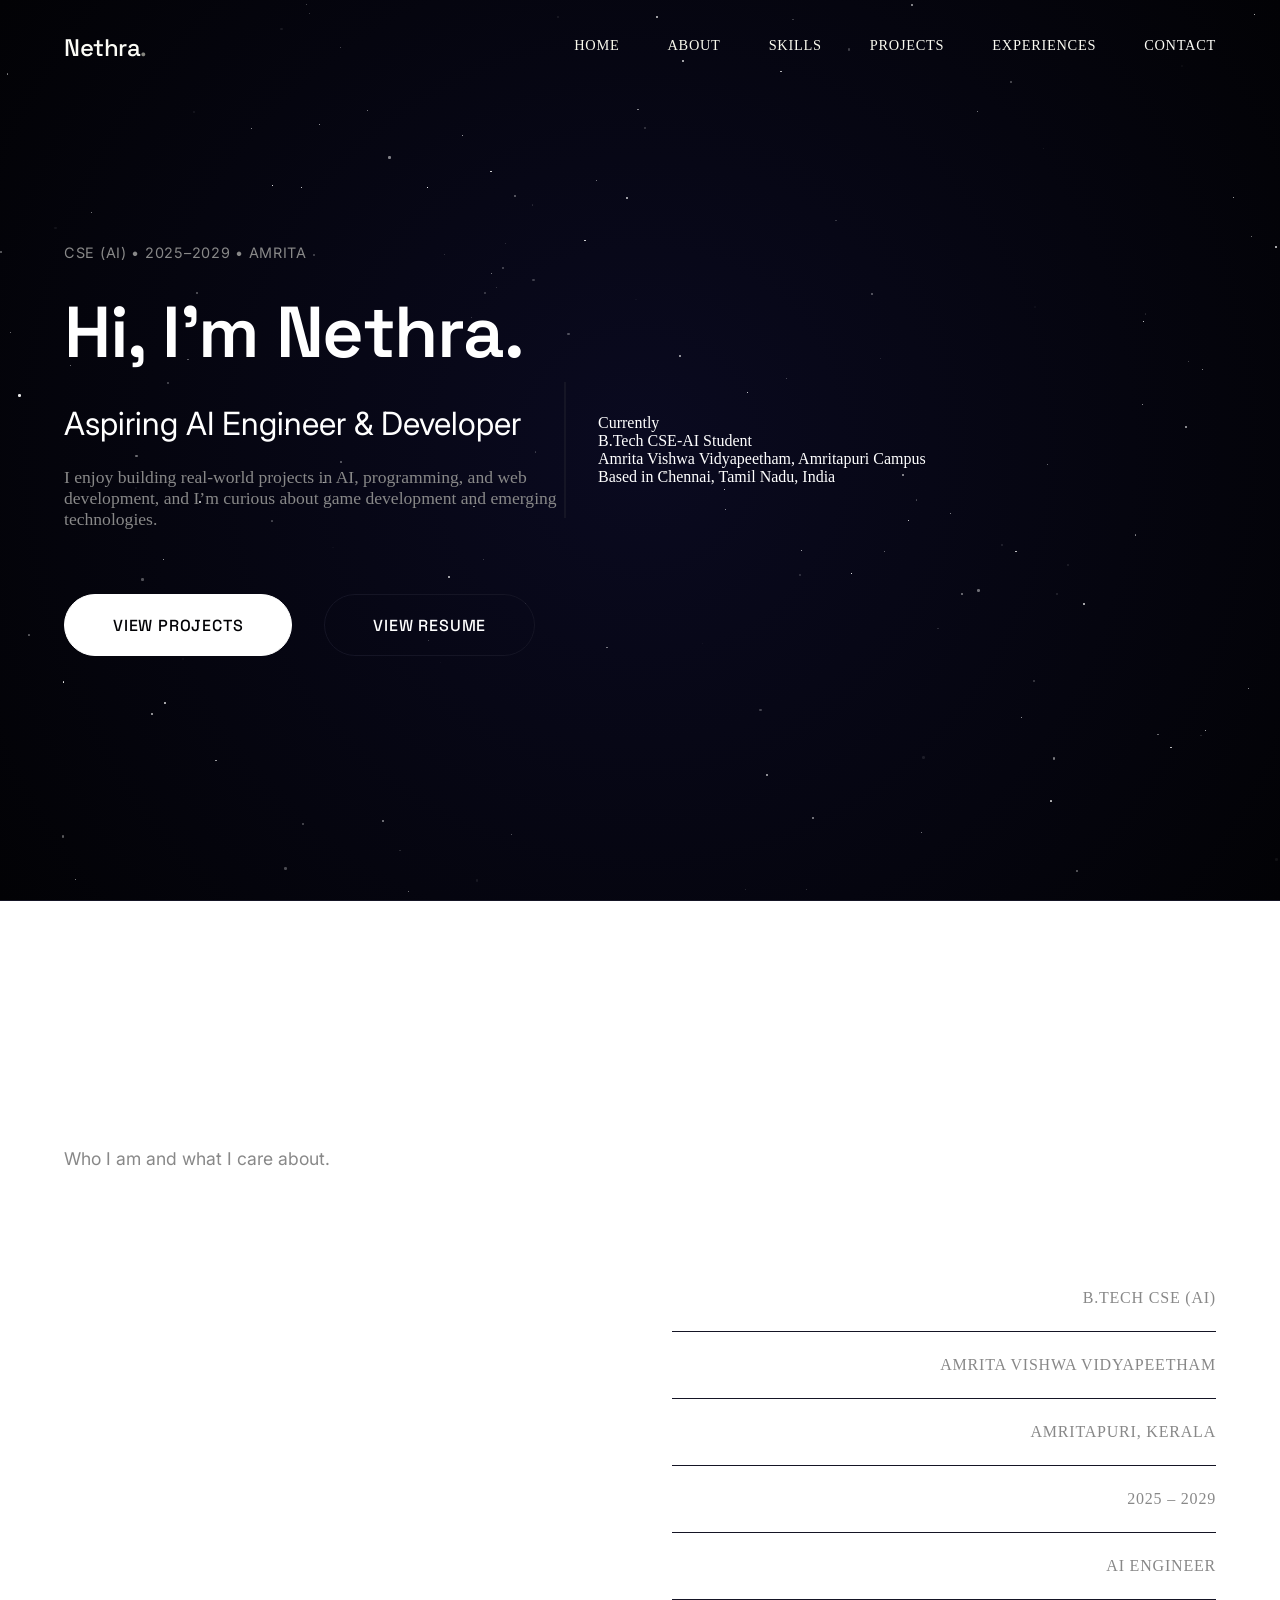
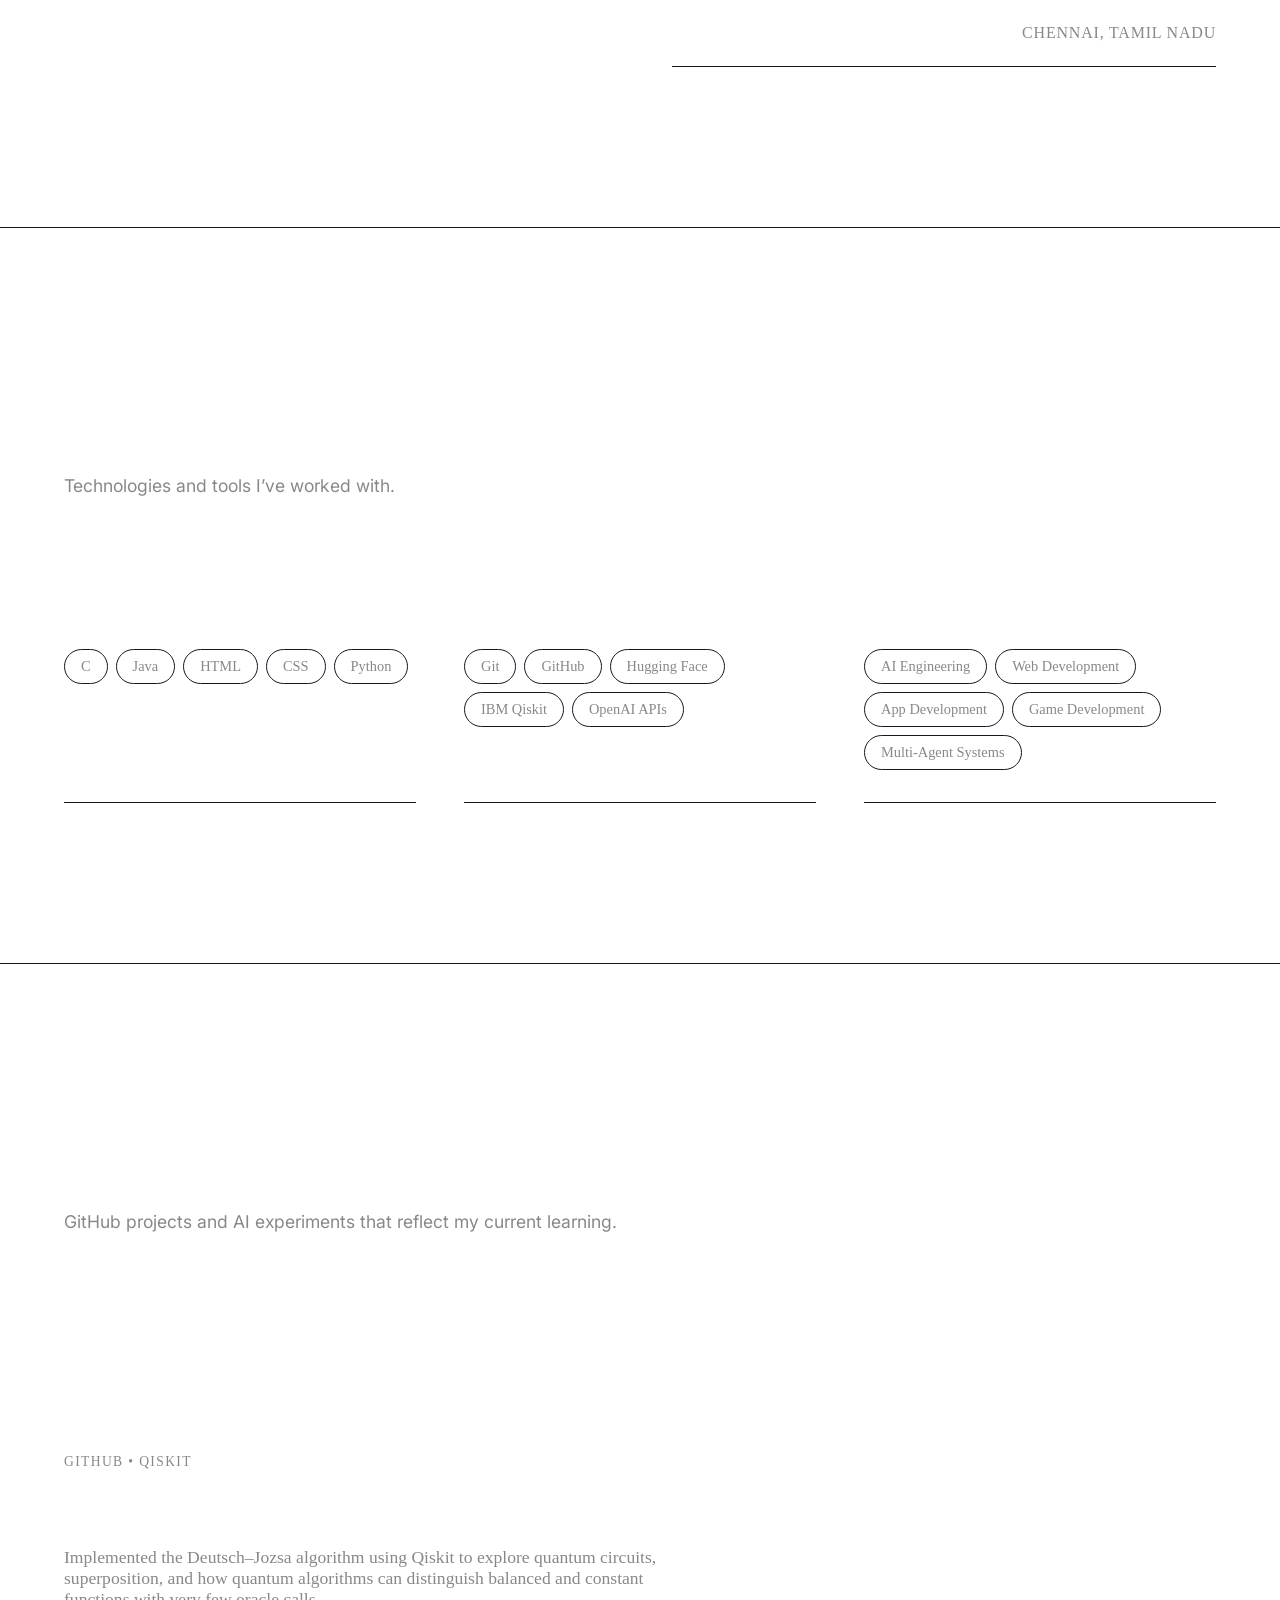
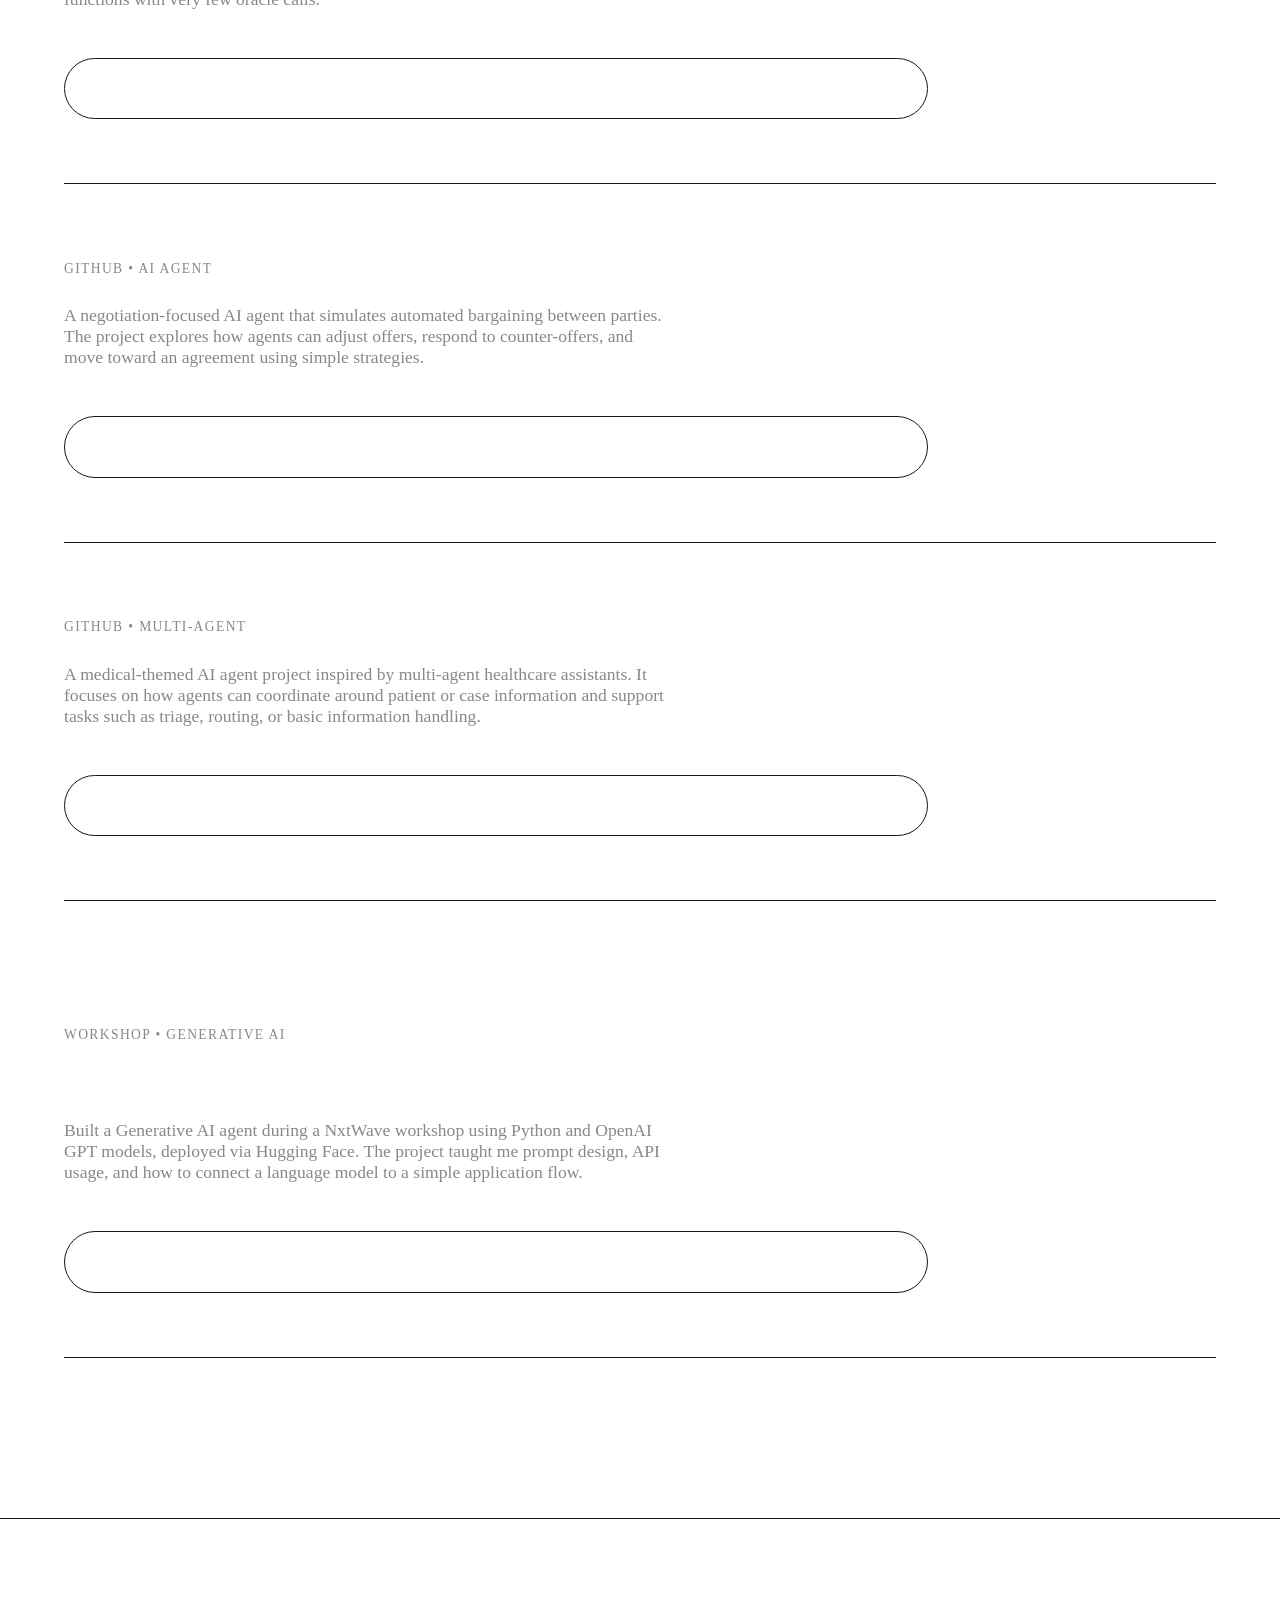
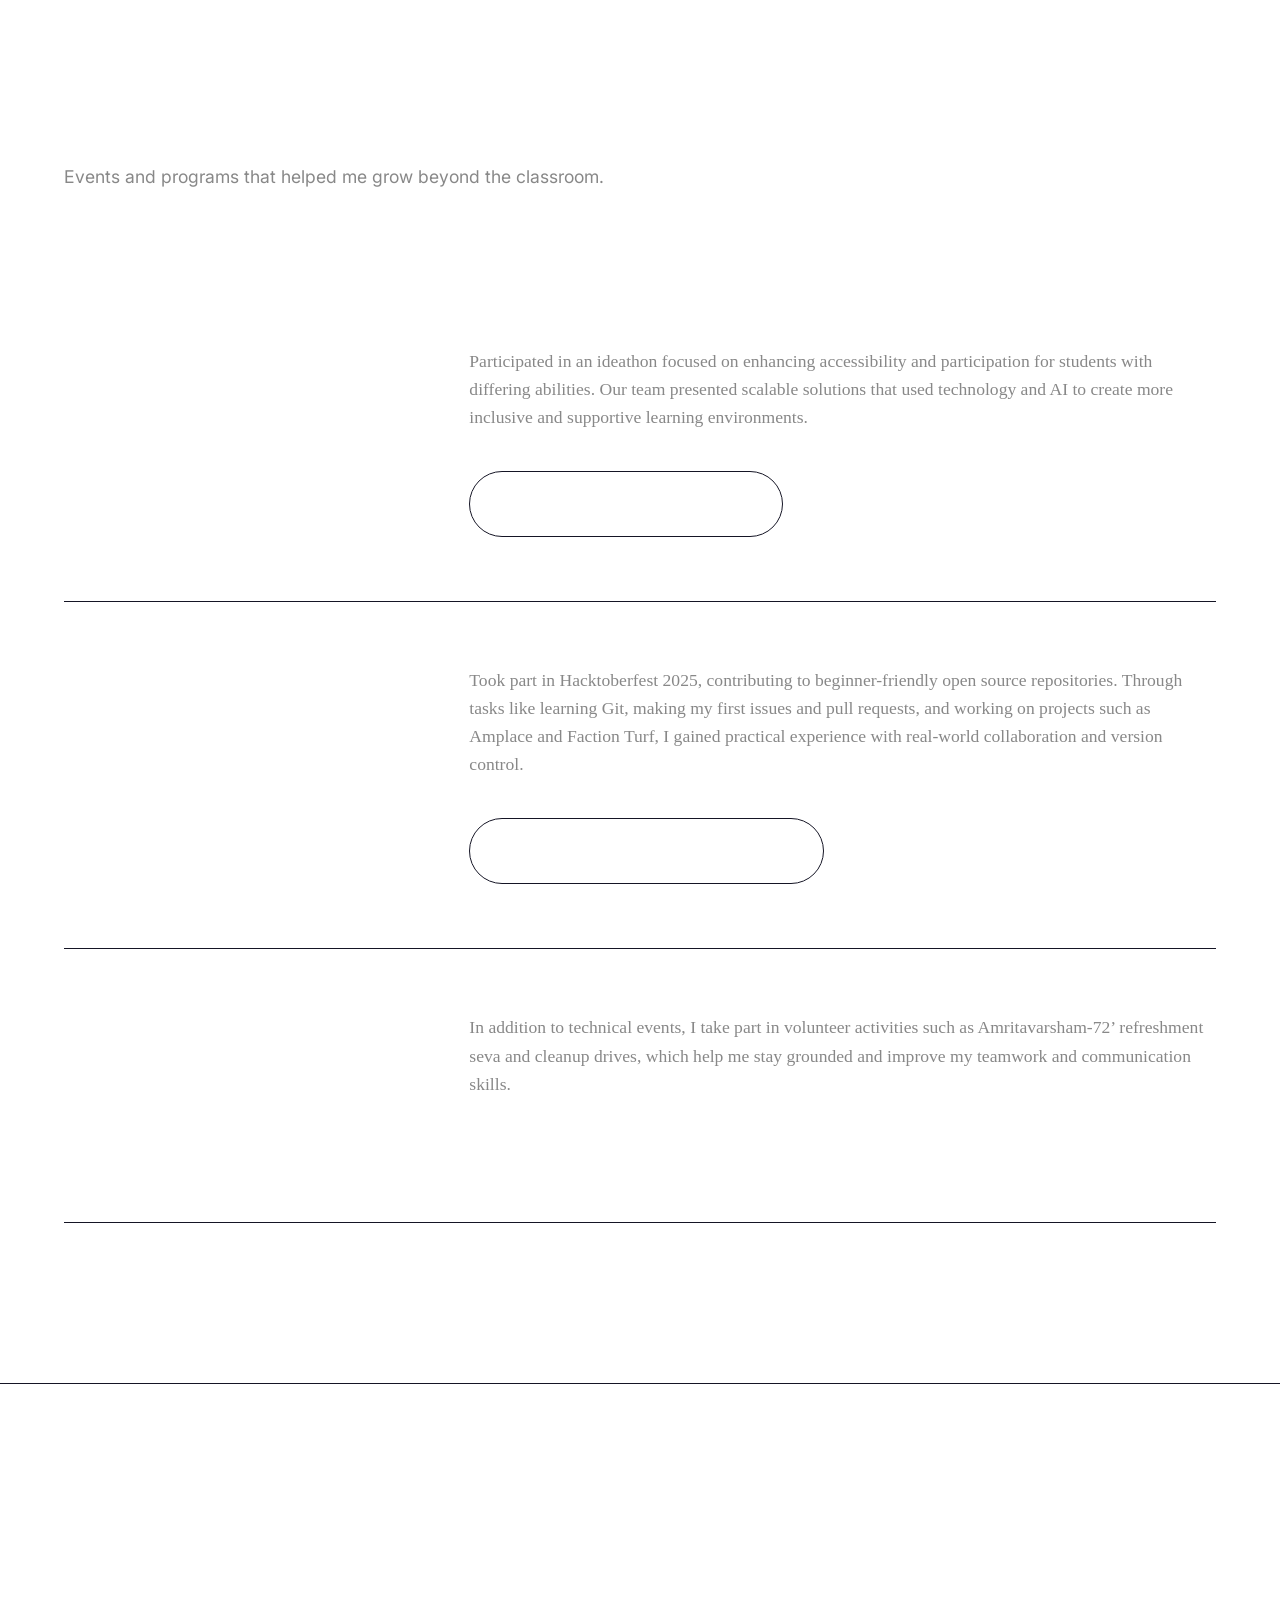
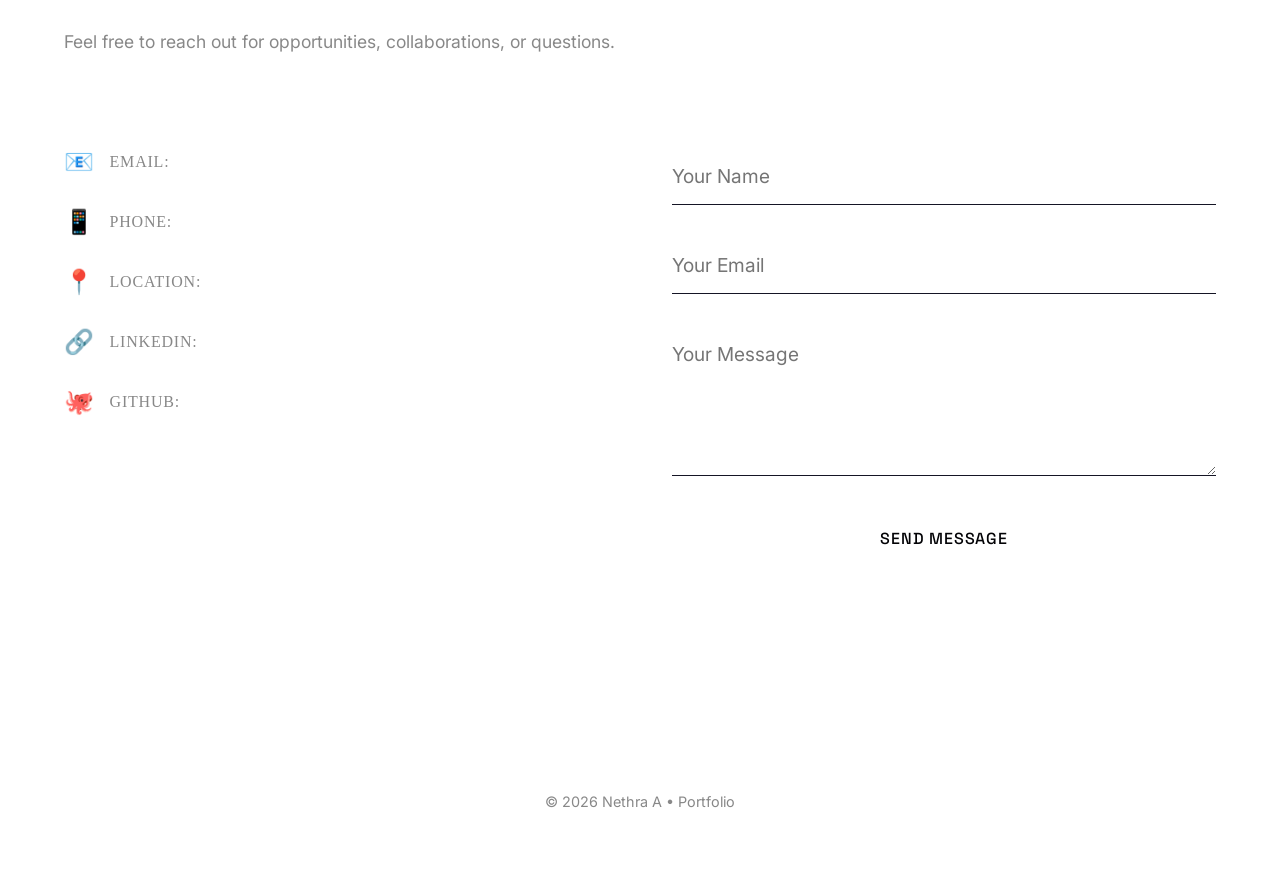
<file: index.html>
<!DOCTYPE html>
<html lang="en">

<head>
    <meta charset="UTF-8" />
    <meta name="viewport" content="width=device-width, initial-scale=1.0" />
    <title>A Nethra | Portfolio</title>

    <!-- Google Font -->
    <link href="https://fonts.googleapis.com/css2?family=Poppins:wght@300;400;500;600&display=swap" rel="stylesheet" />

    <!-- Stylesheet -->
    <style>@import url('https://fonts.googleapis.com/css2?family=Inter:wght@300;400;500;600&family=Space+Grotesk:wght@400;500;600;700&display=swap');

:root {
    --bg: #020205;
    --text-main: #ffffff;
    --text-muted: #888888;
    --border: #151525;
    --accent: #ffffff;

    --font-heading: 'Space Grotesk', sans-serif;
    --font-body: 'Inter', sans-serif;

    --transition: all 0.6s cubic-bezier(0.16, 1, 0.3, 1);
}

* {
    margin: 0;
    padding: 0;
    box-sizing: border-box;
}

/* Custom Scrollbar */
::-webkit-scrollbar {
    width: 6px;
}

::-webkit-scrollbar-track {
    background: var(--bg);
}

::-webkit-scrollbar-thumb {
    background: var(--border);
}

::-webkit-scrollbar-thumb:hover {
    background: var(--text-muted);
}

html {
    scroll-behavior: smooth;
}

body {
    background: transparent;

/* Film Grain / Noise Overlay */
body::after {
    content: '';
    position: fixed;
    top: -50%;
    left: -50%;
    width: 200%;
    height: 200%;
    background-image: url("data:image/svg+xml,%3Csvg viewBox='0 0 200 200' xmlns='http://www.w3.org/2000/svg'%3E%3Cfilter id='noiseFilter'%3E%3CfeTurbulence type='fractalNoise' baseFrequency='0.8' numOctaves='3' stitchTiles='stitch'/%3E%3C/filter%3E%3Crect width='100%25' height='100%25' filter='url(%23noiseFilter)'/%3E%3C/svg%3E");
    opacity: 0.05;
    z-index: 9999;
    pointer-events: none;
    animation: grain 8s steps(10) infinite;
}

@keyframes grain {

    0%,
    100% {
        transform: translate(0, 0);
    }

    10% {
        transform: translate(-5%, -10%);
    }

    20% {
        transform: translate(-15%, 5%);
    }

    30% {
        transform: translate(7%, -25%);
    }

    40% {
        transform: translate(-5%, 25%);
    }

    50% {
        transform: translate(-15%, 10%);
    }

    60% {
        transform: translate(15%, 0%);
    }

    70% {
        transform: translate(0%, 15%);
    }

    80% {
        transform: translate(3%, 35%);
    }

    90% {
        transform: translate(-10%, 10%);
    }
}

/* Inverted Custom Cursor */
.cursor {
    position: fixed;
    top: 0;
    left: 0;
    width: 15px;
    height: 15px;
    background-color: #fff;
    border-radius: 50%;
    transform: translate(-50%, -50%);
    pointer-events: none;
    z-index: 10000;
    mix-blend-mode: difference;
    transition: width 0.3s cubic-bezier(0.16, 1, 0.3, 1), height 0.3s cubic-bezier(0.16, 1, 0.3, 1);
    display: flex;
    justify-content: center;
    align-items: center;
    color: #000;
    font-size: 10px;
    font-weight: 600;
    letter-spacing: 0.1em;
    opacity: 1;
}

.cursor.hover-grow {
    width: 80px;
    height: 80px;
}

/* Background Canvas */
#bg-canvas {
    position: fixed;
    top: 0;
    left: 0;
    width: 100vw;
    height: 100vh;
    z-index: -1;
    pointer-events: none;
    opacity: 1;
    /* Managed in JS */
}

/* Hide Orbs */
.page-bg-orbs {
    display: none;
}

/* Typography */
h1, h2, h3, h4, .nav-logo {
    color: #ffffff !important;
    font-family: var(--font-heading);
    font-weight: 500;
}

.accent {
    color: var(--text-muted);
}

/* Navigation */
.navbar {
    position: fixed;
    top: 0;
    width: 100%;
    padding: 2rem 5%;
    display: flex;
    justify-content: space-between;
    align-items: center;
    z-index: 1000;
    mix-blend-mode: difference;
    transition: var(--transition);
}

.nav-logo {
    font-size: 1.5rem;
    color: var(--text-main);
    letter-spacing: -0.02em;
}

.nav-logo span {
    color: var(--text-muted);
}

.nav-links {
    display: flex;
    gap: 3rem;
}

.nav-links a {
    color: var(--text-main);
    text-decoration: none;
    font-size: 0.9rem;
    font-weight: 400;
    letter-spacing: 0.05em;
    text-transform: uppercase;
    position: relative;
    overflow: hidden;
    padding-bottom: 5px;
}

.nav-links a::after {
    content: '';
    position: absolute;
    bottom: 0;
    left: 0;
    width: 100%;
    height: 1px;
    background: var(--text-main);
    transform: translateX(-101%);
    transition: transform 0.4s cubic-bezier(0.16, 1, 0.3, 1);
}

.nav-links a:hover::after {
    transform: translateX(0);
}

/* Hero Section */
.hero {
    min-height: 100vh;
    display: flex;
    align-items: center;
    padding: 0 5%;
    position: relative;
}

.hero-text {
    max-width: 1000px;
    z-index: 2;
}

.hero-tag {
    font-family: var(--font-body);
    font-size: 0.9rem;
    color: var(--text-muted);
    letter-spacing: 0.05em;
    text-transform: uppercase;
    margin-bottom: 2rem;
    display: block;
}

.hero h1 {
    font-size: clamp(2.5rem, 6vw, 4.5rem);
    line-height: 1.1;
    letter-spacing: -0.02em;
    margin-bottom: 2rem;
    font-weight: 600;
}

.hero h2 {
    font-size: clamp(1.5rem, 3vw, 2rem);
    color: var(--text-main);
    font-weight: 400;
    margin-bottom: 1.5rem;
    font-family: var(--font-body);
    max-width: 600px;
}

.hero-sub {
    font-size: 1.1rem;
    color: var(--text-muted);
    margin-bottom: 4rem;
    max-width: 500px;
}

.hero-buttons {
    display: flex;
    gap: 2rem;
}

.magnetic-btn-wrap {
    display: inline-block;
}

.btn {
    display: inline-flex;
    align-items: center;
    justify-content: center;
    padding: 1.2rem 3rem;
    border-radius: 100px;
    font-family: var(--font-heading);
    font-weight: 500;
    font-size: 1rem;
    text-decoration: none;
    transition: color 0.3s, background 0.3s, border 0.3s;
    position: relative;
    z-index: 1;
    overflow: hidden;
    letter-spacing: 0.05em;
    text-transform: uppercase;
}

.btn.primary {
    background: var(--text-main);
    color: var(--bg);
    border: 1px solid var(--text-main);
}

.btn.primary:hover {
    background: transparent;
    color: var(--text-main);
}

.btn.ghost {
    background: transparent;
    color: var(--text-main);
    border: 1px solid var(--border);
}

.btn.ghost:hover {
    border-color: var(--text-main);
}

.hero-card {
    padding: 2rem;
    border-left: 2px solid var(--border);
}

/* Sections */
.section {
    padding: 10rem 5%;
    border-top: 1px solid var(--border);
}

.section-alt {
    background: transparent;
}

.section-header {
    margin-bottom: 6rem;
}

.section-header h2 {
    font-size: clamp(2rem, 5vw, 3.5rem);
    letter-spacing: -0.02em;
    margin-bottom: 1rem;
    font-weight: 600;
}

.section-header p {
    color: var(--text-muted);
    font-size: 1.1rem;
    font-family: var(--font-body);
}

/* About Grid */
.about-grid {
    display: grid;
    grid-template-columns: 1fr 1fr;
    gap: 4rem;
}

.about-text p {
    font-size: 1.5rem;
    color: var(--text-main);
    margin-bottom: 2rem;
    line-height: 1.5;
    font-weight: 300;
}

.about-meta ul {
    list-style: none;
}

.about-meta li {
    padding: 1.5rem 0;
    border-bottom: 1px solid var(--border);
    display: flex;
    justify-content: space-between;
    font-size: 1rem;
    text-transform: uppercase;
    letter-spacing: 0.05em;
    color: var(--text-muted);
}

.about-meta span {
    color: var(--text-main);
    width: 150px;
}

/* Skills Grid */
.skills-grid {
    display: grid;
    grid-template-columns: repeat(auto-fit, minmax(300px, 1fr));
    gap: 3rem;
}

.skills-group {
    padding-bottom: 2rem;
    border-bottom: 1px solid var(--border);
}

.skills-group h3 {
    margin-bottom: 2rem;
    font-size: 1.2rem;
    color: var(--text-main);
    text-transform: uppercase;
    letter-spacing: 0.05em;
}

.chip-row {
    display: flex;
    flex-wrap: wrap;
    gap: 0.5rem;
}

.chip {
    padding: 0.5rem 1rem;
    background: transparent;
    border: 1px solid var(--border);
    border-radius: 100px;
    font-size: 0.9rem;
    color: var(--text-muted);
    transition: var(--transition);
}

.chip:hover {
    border-color: var(--text-main);
    color: var(--text-main);
}

/* Projects Grid */
.projects-grid {
    display: flex;
    flex-direction: column;
    gap: 0;
}

.project-card {
    padding: 4rem 0;
    display: grid;
    grid-template-columns: 3fr 1fr;
    border-bottom: 1px solid var(--border);
    transition: var(--transition);
    align-items: center;
}

.project-card:hover {
    padding-left: 2rem;
    padding-right: 2rem;
}

.project-card h3 {
    font-size: clamp(1.5rem, 3vw, 2.5rem);
    letter-spacing: -0.01em;
    margin-bottom: 0.5rem;
    transition: var(--transition);
}

.project-card:hover h3 {
    opacity: 0.5;
}

.project-card p {
    color: var(--text-muted);
    font-size: 1.1rem;
    max-width: 600px;
    margin-bottom: 2rem;
}

.project-tag {
    font-size: 0.85rem;
    color: var(--text-muted);
    text-transform: uppercase;
    letter-spacing: 0.1em;
    margin-bottom: 1rem;
}

.project-meta {
    font-size: 0.9rem;
    color: var(--text-main) !important;
    text-align: right;
}

.project-card .btn {
    margin-top: 1rem;
    display: inline-block;
}

/* Resume/Experiences */
.resume-grid {
    display: flex;
    flex-direction: column;
}

.resume-grid>div {
    padding: 4rem 0;
    border-bottom: 1px solid var(--border);
    display: grid;
    grid-template-columns: 1fr 2fr;
    gap: 2rem;
    transition: var(--transition);
}

.resume-grid>div:hover {
    padding-left: 2rem;
}

.resume-grid h3 {
    font-size: 2rem;
    letter-spacing: -0.02em;
}

.resume-grid p {
    color: var(--text-muted);
    font-size: 1.1rem;
    line-height: 1.6;
}

/* Contact */
.contact-grid {
    display: grid;
    grid-template-columns: 1fr 1fr;
    gap: 4rem;
}

.contact-details p {
    display: flex;
    align-items: center;
    margin-bottom: 2rem;
    font-size: 1.5rem;
    color: var(--text-main);
    letter-spacing: -0.02em;
}

.contact-icon {
    display: inline-block;
    margin-right: 1rem;
    font-size: 1.5rem;
}

.contact-details span:nth-child(2) {
    color: var(--text-muted);
    margin-right: 2rem;
    font-size: 1rem;
    text-transform: uppercase;
    letter-spacing: 0.05em;
    width: 80px;
}

.contact-form {
    display: flex;
    flex-direction: column;
    gap: 2rem;
}

.contact-form input,
.contact-form textarea {
    width: 100%;
    padding: 1rem 0;
    background: transparent;
    border: none;
    border-bottom: 1px solid var(--border);
    color: var(--text-main);
    font-family: var(--font-body);
    font-size: 1.2rem;
    transition: var(--transition);
    border-radius: 0;
}

.contact-form input:focus,
.contact-form textarea:focus {
    outline: none;
    border-bottom-color: var(--text-main);
}

.contact-form textarea {
    resize: vertical;
    min-height: 150px;
}

/* Footer */
.footer {
    text-align: center;
    padding: 4rem;
    color: var(--text-muted);
    font-family: var(--font-body);
    font-size: 0.9rem;
}

/* Scroll Animations */
.reveal {
    opacity: 0;
    transform: translateY(40px);
    transition: opacity 1.2s cubic-bezier(0.16, 1, 0.3, 1), transform 1.2s cubic-bezier(0.16, 1, 0.3, 1);
}

.reveal.active {
    opacity: 1;
    transform: translateY(0);
}

/* Twist & Fall Text Animation */
.letter-wrap {
    display: inline-block;
    perspective: 1000px;
}

h1, h2, h3, h4 { opacity: 1 !important; visibility: visible !important; color: white !important; }



    100% {
        opacity: 1;
        transform: translateY(0) rotateX(0) rotateZ(0);
    }
}

/* Media Queries */
@media (max-width: 1024px) {
    .resume-grid>div {
        grid-template-columns: 1fr;
    }

    .project-card {
        grid-template-columns: 1fr;
        gap: 1rem;
    }

    .project-meta {
        text-align: left;
    }
}

@media (max-width: 768px) {

    .about-grid,
    .contact-grid {
        grid-template-columns: 1fr;
    }

    .hero {
        padding-top: 10rem;
    }

    .nav-links {
        display: none;
    }

    .section-header h2 {
        font-size: 3rem;
    }
}
/* Ultimate Space Background */
#space-bg {
    position: fixed;
    top: 0; left: 0;
    width: 100%; height: 100%;
    z-index: -1;
    background: radial-gradient(circle at center, #0a0a20 0%, #020205 100%);
    pointer-events: none;
    overflow: hidden;
}

.star {
    position: absolute;
    background: white;
    border-radius: 50%;
    animation: twinkle 4s infinite ease-in-out;
}

@keyframes twinkle {
    0%, 100% { opacity: 0.3; transform: scale(0.8); }
    50% { opacity: 1; transform: scale(1.2); }
}

        /* Final Color Fixes */
        .hero-card, .hero-card *, .hero-label, .hero-role, .hero-meta {
            color: #ffffff !important;
        }
        .contact-details a {
            color: #ffffff !important;
            text-decoration: none;
            border-bottom: 1px solid rgba(255,255,255,0.2);
            transition: var(--transition);
        }
        .contact-details a:hover {
            border-bottom-color: #ffffff;
            opacity: 0.8;
        }

    
        /* Shooting Star Effect */
        .shooting-star {
            position: absolute;
            top: 0; right: 0;
            width: 150px; height: 1.5px;
            background: linear-gradient(90deg, #fff, transparent);
            opacity: 0;
            pointer-events: none;
            z-index: -1;
            transform: rotate(-15deg);
        }
        @keyframes shoot {
            0% { transform: translate(0, 0) rotate(-15deg); opacity: 1; width: 0; }
            30% { width: 200px; opacity: 1; }
            100% { transform: translate(-120vw, 50vh) rotate(-15deg); opacity: 0; width: 0; }
        }

    
        /* Letter-by-letter fall animation */
        .letter-wrap {
            display: inline-block;
            overflow: hidden;
            vertical-align: bottom;
        }
        .letter {
            display: inline-block;
            opacity: 0;
            transform: translateY(-50px);
            animation: letterFall 0.8s cubic-bezier(0.2, 0.8, 0.2, 1) forwards;
        }
        @keyframes letterFall {
            0% { opacity: 0; transform: translateY(-50px); }
            100% { opacity: 1; transform: translateY(0); }
        }

    </style>
</head>

<body>
    <div id="space-bg"></div>
    
    
    <!-- Glowing background orbs -->
    <div class="page-bg-orbs"></div>

    <!-- Top Navigation -->
    <header class="navbar">
        <div class="nav-logo">Nethra<span>.</span></div>
        <nav class="nav-links">
            <a href="#home">Home</a>
            <a href="#about">About</a>
            <a href="#skills">Skills</a>
            <a href="#projects">Projects</a>
            <a href="#experiences">Experiences</a>
            <a href="#contact">Contact</a>
        </nav>
    </header>

    <!-- Hero Section -->
    <section id="home" class="hero">
        <div class="hero-text">
            <p class="hero-tag">CSE (AI) • 2025–2029 • Amrita</p>
            <h1>Hi, I'm <span class="accent">Nethra</span>.</h1>
            <h2>Aspiring AI Engineer & Developer</h2>
            <p class="hero-sub">
                I enjoy building real-world projects in AI, programming, and web development,
                and I’m curious about game development and emerging technologies.
            </p>
            <div class="hero-buttons">
                <a href="#projects" class="btn primary">View Projects</a>
                <a href="resume.html" class="btn ghost" target="_blank">View Resume</a>
            </div>
        </div>
        <div class="hero-card">
            <div class="hero-label">Currently</div>
            <p class="hero-role">B.Tech CSE-AI Student</p>
            <p class="hero-meta">Amrita Vishwa Vidyapeetham, Amritapuri Campus</p>
            <p class="hero-meta">Based in Chennai, Tamil Nadu, India</p>
        </div>
    </section>

    <!-- About Section -->
    <section id="about" class="section">
        <div class="section-header">
            <h2>About Me</h2>
            <p>Who I am and what I care about.</p>
        </div>
        <div class="about-grid">
            <div class="about-text">
                <p>
                    I am a Computer Science Engineering student specializing in Artificial Intelligence.
                    I enjoy solving problems, learning new technologies, and building projects that connect
                    theory with real-world impact.
                </p>
                <p>
                    My current interests include AI engineering, app and web development, and exploring
                    the basics of game development. I like understanding how systems work end-to-end,
                    from clean user interfaces to the intelligence behind them.
                </p>
            </div>
            <div class="about-meta">
                <ul>
                    <li><span>Degree:</span> B.Tech CSE (AI)</li>
                    <li><span>University:</span> Amrita Vishwa Vidyapeetham</li>
                    <li><span>Campus:</span> Amritapuri, Kerala</li>
                    <li><span>Batch:</span> 2025 – 2029</li>
                    <li><span>Goal:</span> AI Engineer</li>
                    <li><span>Location:</span> Chennai, Tamil Nadu</li>
                </ul>
            </div>
        </div>
    </section>

    <!-- Skills Section -->
    <section id="skills" class="section section-alt">
        <div class="section-header">
            <h2>Skills</h2>
            <p>Technologies and tools I’ve worked with.</p>
        </div>
        <div class="skills-grid">
            <div class="skills-group">
                <h3>Programming Languages</h3>
                <div class="chip-row">
                    <span class="chip">C</span>
                    <span class="chip">Java</span>
                    <span class="chip">HTML</span>
                    <span class="chip">CSS</span>
                    <span class="chip">Python</span>
                </div>
            </div>
            <div class="skills-group">
                <h3>Tools & Platforms</h3>
                <div class="chip-row">
                    <span class="chip">Git</span>
                    <span class="chip">GitHub</span>
                    <span class="chip">Hugging Face</span>
                    <span class="chip">IBM Qiskit</span>
                    <span class="chip">OpenAI APIs</span>
                </div>
            </div>
            <div class="skills-group">
                <h3>Interests</h3>
                <div class="chip-row">
                    <span class="chip">AI Engineering</span>
                    <span class="chip">Web Development</span>
                    <span class="chip">App Development</span>
                    <span class="chip">Game Development</span>
                    <span class="chip">Multi-Agent Systems</span>
                </div>
            </div>
        </div>
    </section>

    <!-- Projects Section -->
    <section id="projects" class="section">
        <div class="section-header">
            <h2>Projects & Highlights</h2>
            <p>GitHub projects and AI experiments that reflect my current learning.</p>
        </div>
        <div class="projects-grid">

            <!-- Project 1: DJ-Algo (Qiskit) -->
            <article class="project-card">
                <div class="project-tag">GitHub • Qiskit</div>
                <h3>Deutsch–Jozsa Algorithm (Qiskit)</h3>
                <p>
                    Implemented the Deutsch–Jozsa algorithm using Qiskit to explore quantum circuits,
                    superposition, and how quantum algorithms can distinguish balanced and constant
                    functions with very few oracle calls.
                </p>
                <p class="project-meta">
                    Tech: Python, Qiskit, quantum circuits, IBM Quantum tools.
                </p>
                <a href="https://github.com/nethruxx-crypto/DJ-Algo" class="btn ghost" target="_blank"
                    rel="noopener noreferrer">
                    View on GitHub
                </a>
            </article>

            <!-- Project 2: Negotiator_AI -->
            <article class="project-card">
                <div class="project-tag">GitHub • AI Agent</div>
                <h3>Negotiator_AI</h3>
                <p>
                    A negotiation-focused AI agent that simulates automated bargaining between parties.
                    The project explores how agents can adjust offers, respond to counter-offers, and
                    move toward an agreement using simple strategies.
                </p>
                <p class="project-meta">
                    Tech: Python (or relevant stack), basic agent logic, decision-making strategies.
                </p>
                <a href="https://github.com/nethruxx-crypto/Negotiator_Ai" class="btn ghost" target="_blank"
                    rel="noopener noreferrer">
                    View on GitHub
                </a>
            </article>

            <!-- Project 3: mediAgent -->
            <article class="project-card">
                <div class="project-tag">GitHub • Multi-Agent</div>
                <h3>mediAgent</h3>
                <p>
                    A medical-themed AI agent project inspired by multi-agent healthcare assistants.
                    It focuses on how agents can coordinate around patient or case information and
                    support tasks such as triage, routing, or basic information handling.
                </p>
                <p class="project-meta">
                    Tech: Python (or relevant stack), AI agents, healthcare-inspired workflow ideas.
                </p>
                <a href="https://github.com/nethruxx-crypto/mediAgent" class="btn ghost" target="_blank"
                    rel="noopener noreferrer">
                    View on GitHub
                </a>
            </article>

            <!-- Project 4: Generative AI Agent (NxtWave) -->
            <article class="project-card">
                <div class="project-tag">Workshop • Generative AI</div>
                <h3>Generative AI Agent (NxtWave)</h3>
                <p>
                    Built a Generative AI agent during a NxtWave workshop using Python and OpenAI GPT
                    models, deployed via Hugging Face. The project taught me prompt design, API usage,
                    and how to connect a language model to a simple application flow.
                </p>
                <p class="project-meta">
                    Tech: Python, OpenAI GPT, Hugging Face, prompt engineering.
                </p>
                <a href="#" class="btn ghost" target="_blank" rel="noopener noreferrer">
                    View Project (coming soon)
                </a>
            </article>

        </div>
    </section>

    <!-- Experiences Section -->
    <section id="experiences" class="section section-alt">
        <div class="section-header">
            <h2>Experiences</h2>
            <p>Events and programs that helped me grow beyond the classroom.</p>
        </div>

        <div class="resume-grid">
            <!-- Experience 1: Ideathon -->
            <div>
                <h3>Inclusive Education Ideathon</h3>
                <p>
                    Participated in an ideathon focused on enhancing accessibility and participation
                    for students with differing abilities. Our team presented scalable solutions that
                    used technology and AI to create more inclusive and supportive learning environments.
                </p>
                <p class="project-meta">
                    Focus: accessibility, inclusive design, AI for education, student engagement.
                </p>
                <p style="margin-top: 8px;">
                    <a href="ideathon.pdf" target="_blank" rel="noopener noreferrer" class="btn ghost">
                        View Presentation (PPT)
                    </a>
                </p>
            </div>

            <!-- Experience 2: Hacktoberfest 2025 -->
            <div>
                <h3>Hacktoberfest 2025</h3>
                <p>
                    Took part in Hacktoberfest 2025, contributing to beginner-friendly open source
                    repositories. Through tasks like learning Git, making my first issues and pull
                    requests, and working on projects such as Amplace and Faction Turf, I gained
                    practical experience with real-world collaboration and version control.
                </p>
                <p class="project-meta">
                    Focus: Git & GitHub basics, open source workflows, first issues, collaborative coding.
                </p>
                <p style="margin-top: 8px;">
                    <a href="https://hacktoberfest.com" target="_blank" rel="noopener noreferrer" class="btn ghost">
                        Learn about Hacktoberfest
                    </a>
                </p>
            </div>

            <!-- Extra box -->
            <div>
                <h3>Volunteer & Campus Activities</h3>
                <p>
                    In addition to technical events, I take part in volunteer activities such as
                    Amritavarsham-72’ refreshment seva and cleanup drives, which help me stay grounded
                    and improve my teamwork and communication skills.
                </p>
                <p class="project-meta">
                    Focus: teamwork, service mindset, communication.
                </p>
            </div>
        </div>
    </section>

    <!-- Contact Section -->
    <section id="contact" class="section">
        <div class="section-header">
            <h2>Contact</h2>
            <p>Feel free to reach out for opportunities, collaborations, or questions.</p>
        </div>
        <div class="contact-grid">
            <div class="contact-details">
                <p>
                    <span class="contact-icon">📧</span>
                    <span>Email:</span>
                    <a href="mailto:nethruxx@gmail.com">nethruxx@gmail.com</a>
                </p>
                <p>
                    <span class="contact-icon">📱</span>
                    <span>Phone:</span>
                    <a href="tel:+919363969066">+91 93639 69066</a>
                </p>
                <p>
                    <span class="contact-icon">📍</span>
                    <span>Location:</span>
                    Chennai, Tamil Nadu, India
                </p>
                <p>
                    <span class="contact-icon">🔗</span>
                    <span>LinkedIn:</span>
                    <a href="https://www.linkedin.com/in/a-nethra-7897a4391/" target="_blank" rel="noopener noreferrer">
                        linkedin.com/in/a-nethra-7897a4391/
                    </a>
                </p>
                <p>
                    <span class="contact-icon">🐙</span>
                    <span>GitHub:</span>
                    <a href="https://github.com/nethruxx-crypto" target="_blank" rel="noopener noreferrer">
                        github.com/nethruxx-crypto
                    </a>
                </p>
            </div>

            <form class="contact-form" onsubmit="sendMail(event)">
                <input type="text" name="name" placeholder="Your Name" required />
                <input type="email" name="email" placeholder="Your Email" required />
                <textarea rows="4" name="message" placeholder="Your Message" required></textarea>
                <button type="submit" class="btn primary full">Send Message</button>
            </form>
        </div>
    </section>

    <!-- Footer -->
    <footer class="footer">
        <p>© 2026 Nethra A • Portfolio</p>
    </footer>
    <script>
    console.log("Perfect Merge Loaded.");

    // --- 1. Custom Cursor ---
    const cursor = document.querySelector('.cursor');
    document.addEventListener('mousemove', (e) => {
        cursor.style.left = e.clientX + 'px';
        cursor.style.top = e.clientY + 'px';
    });

    document.querySelectorAll('a, button, .project-card, .btn').forEach(el => {
        el.addEventListener('mouseenter', () => cursor.classList.add('hover-grow'));
        el.addEventListener('mouseleave', () => cursor.classList.remove('hover-grow'));
    });

    // --- 2. Dynamic Space Background ---
    const space = document.getElementById('space-bg') || document.createElement('div');
    if (!space.parentElement) {
        space.id = 'space-bg';
        document.body.insertBefore(space, document.body.firstChild);
    }
    space.innerHTML = '';
    for (let i = 0; i < 150; i++) {
        const star = document.createElement('div');
        star.className = 'star';
        const size = Math.random() * 2 + 0.5;
        star.style.width = `${size}px`;
        star.style.height = `${size}px`;
        star.style.left = `${Math.random() * 100}%`;
        star.style.top = `${Math.random() * 100}%`;
        star.style.animationDelay = `${Math.random() * 5}s`;
        star.style.opacity = Math.random();
        space.appendChild(star);
    }

    // --- 3. Intersection Observer for Reveal ---
    const revealOptions = { threshold: 0.1, rootMargin: "0px 0px -50px 0px" };
    const revealOnScroll = new IntersectionObserver((entries, observer) => {
        entries.forEach((entry, index) => {
            if (entry.isIntersecting) {
                setTimeout(() => {
                    entry.target.classList.add('active');
                }, index * 50);
                observer.unobserve(entry.target);
            }
        });
    }, revealOptions);

    document.querySelectorAll('.reveal').forEach(el => revealOnScroll.observe(el));

    // --- 4. Hero Animation ---
    const hero = document.querySelector(".hero");
    if(hero) hero.classList.add("active");

    // --- 5. Shooting Star Trigger ---
    function createShootingStar() {
        const space = document.getElementById('space-bg');
        if(!space) return;
        const star = document.createElement('div');
        star.className = 'shooting-star';
        star.style.top = Math.random() * 30 + '%';
        star.style.right = '-10%';
        star.style.animation = `shoot ${2 + Math.random() * 2}s linear`;
        space.appendChild(star);
        setTimeout(() => star.remove(), 4000);
    }
    // Random interval for shooting stars
    setInterval(() => {
        if (Math.random() > 0.7) createShootingStar();
    }, 3000);

    
    // --- 6. Letter Fall Animation ---
    const heroTitle = document.querySelector('.hero h1');
    if(heroTitle) {
        const text = heroTitle.innerText;
        heroTitle.innerHTML = '';
        text.split('').forEach((char, i) => {
            const span = document.createElement('span');
            span.className = 'letter-wrap';
            const letter = document.createElement('span');
            letter.className = 'letter';
            letter.textContent = char === ' ' ? '\u00A0' : char;
            letter.style.animationDelay = `${i * 0.05}s`;
            span.appendChild(letter);
            heroTitle.appendChild(span);
        });
    }

    
    function sendMail(e) {
        e.preventDefault();
        const name = document.querySelector('input[name="name"]').value;
        const email = document.querySelector('input[name="email"]').value;
        const message = document.querySelector('textarea[name="message"]').value;
        const body = `Name: ${name}%0D%0AEmail: ${email}%0D%0AMessage: ${message}`;
        window.location.href = `mailto:nethruxx@gmail.com?subject=Portfolio Message from ${name}&body=${body}`;
        alert('Opening your email app to send the message!');
    }

    </script>
</body>

</html>
</file>
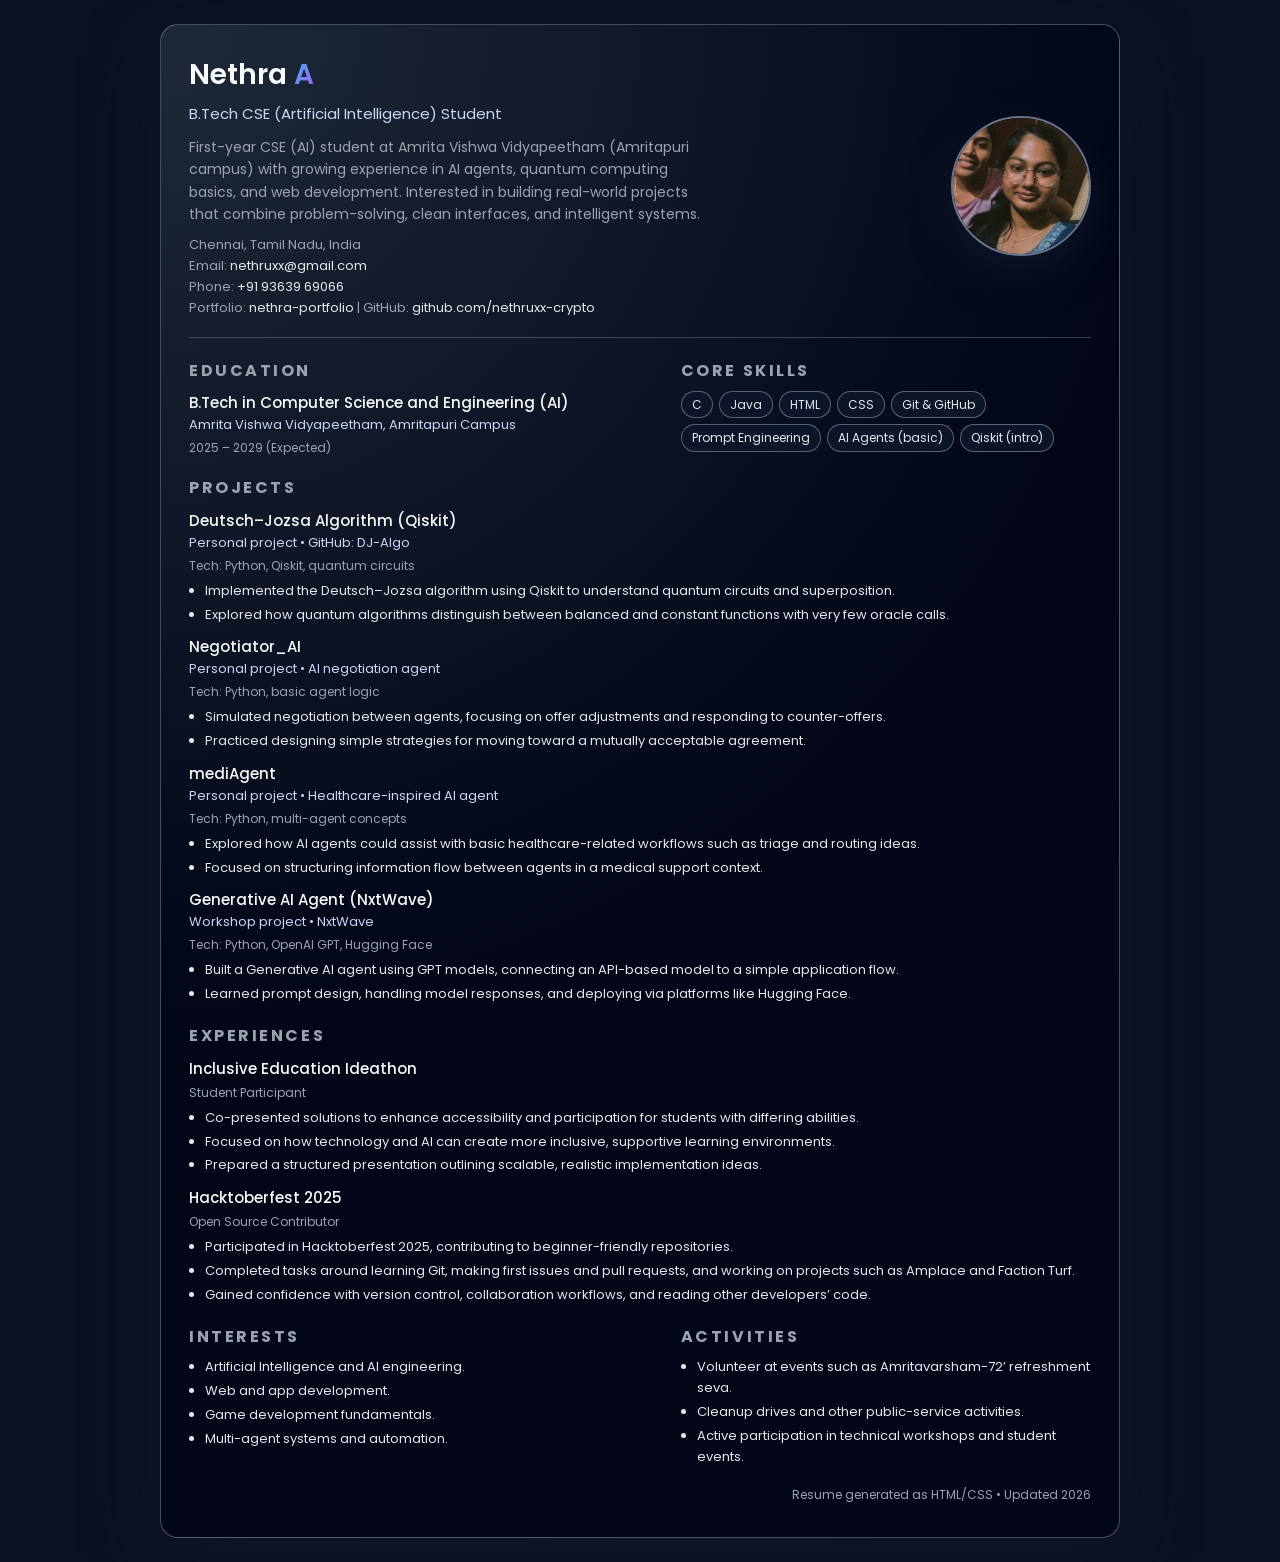
<file: resume.html>
<!DOCTYPE html>
<html lang="en">

<head>
    <meta charset="UTF-8" />
    <meta name="viewport" content="width=device-width, initial-scale=1.0" />
    <title>Nethra A | Resume</title>

    <!-- Google Font -->
    <link href="https://fonts.googleapis.com/css2?family=Poppins:wght@300;400;500;600&display=swap" rel="stylesheet" />

    <style>
        * {
            box-sizing: border-box;
            margin: 0;
            padding: 0;
        }

        body {
            font-family: "Poppins", system-ui, -apple-system, BlinkMacSystemFont, sans-serif;
            background: #0b1120;
            color: #e5e7eb;
            line-height: 1.6;
            padding: 24px 12px;
        }

        .resume-page {
            max-width: 960px;
            margin: 0 auto;
            background: radial-gradient(circle at top left, #1f2937 0, #020617 55%);
            border-radius: 18px;
            border: 1px solid rgba(148, 163, 184, 0.45);
            box-shadow: 0 24px 70px rgba(15, 23, 42, 0.9);
            padding: 28px 28px 32px;
        }

        .resume-top {
            display: grid;
            grid-template-columns: minmax(0, 3fr) minmax(0, 1.5fr);
            gap: 24px;
            align-items: center;
            border-bottom: 1px solid rgba(148, 163, 184, 0.35);
            padding-bottom: 18px;
            margin-bottom: 20px;
        }

        .resume-name {
            font-size: 28px;
            font-weight: 600;
            color: #f9fafb;
        }

        .resume-name span {
            background: linear-gradient(120deg, #38bdf8, #a855f7);
            -webkit-background-clip: text;
            background-clip: text;
            color: transparent;
        }

        .resume-role {
            font-size: 15px;
            color: #cbd5f5;
            margin-top: 4px;
        }

        .resume-summary {
            margin-top: 10px;
            font-size: 14px;
            color: #9ca3af;
            max-width: 520px;
        }

        .resume-contact {
            font-size: 13px;
            color: #9ca3af;
            margin-top: 10px;
        }

        .resume-contact a {
            color: #e5e7eb;
            text-decoration: none;
        }

        .resume-contact a:hover {
            text-decoration: underline;
        }

        .resume-photo-wrap {
            display: flex;
            justify-content: flex-end;
        }

        .resume-photo {
            width: 140px;
            height: 140px;
            border-radius: 50%;
            border: 2px solid rgba(148, 163, 184, 0.7);
            object-fit: cover;
            object-position: center;
            box-shadow: 0 16px 40px rgba(15, 23, 42, 0.9);
            display: block;
        }

        .resume-section {
            margin-bottom: 18px;
        }

        .resume-section h2 {
            font-size: 16px;
            text-transform: uppercase;
            letter-spacing: 0.16em;
            color: #9ca3af;
            margin-bottom: 8px;
        }

        .resume-grid-2 {
            display: grid;
            grid-template-columns: minmax(0, 2.3fr) minmax(0, 2fr);
            gap: 20px;
        }

        .resume-item-title {
            font-size: 15px;
            font-weight: 500;
            color: #f9fafb;
        }

        .resume-item-sub {
            font-size: 13px;
            color: #cbd5f5;
        }

        .resume-item-meta {
            font-size: 12px;
            color: #9ca3af;
            margin-top: 2px;
        }

        .resume-list {
            margin-top: 6px;
            padding-left: 16px;
            font-size: 13px;
            color: #e5e7eb;
        }

        .resume-list li+li {
            margin-top: 3px;
        }

        .pill-row {
            display: flex;
            flex-wrap: wrap;
            gap: 6px;
            margin-top: 6px;
        }

        .pill {
            font-size: 12px;
            padding: 3px 10px;
            border-radius: 999px;
            border: 1px solid rgba(148, 163, 184, 0.55);
            background: rgba(15, 23, 42, 0.9);
        }

        .resume-footer-note {
            font-size: 12px;
            color: #9ca3af;
            margin-top: 8px;
            text-align: right;
        }

        @media (max-width: 800px) {
            .resume-top {
                grid-template-columns: minmax(0, 1fr);
                text-align: left;
            }

            .resume-photo-wrap {
                justify-content: flex-start;
            }

            .resume-page {
                padding: 20px 18px 24px;
            }

            .resume-grid-2 {
                grid-template-columns: minmax(0, 1fr);
            }
        }
    </style>
</head>

<body>
    <div class="resume-page">
        <!-- Top section: name + photo -->
        <div class="resume-top">
            <div>
                <h1 class="resume-name">Nethra <span>A</span></h1>
                <p class="resume-role">B.Tech CSE (Artificial Intelligence) Student</p>
                <p class="resume-summary">
                    First-year CSE (AI) student at Amrita Vishwa Vidyapeetham (Amritapuri campus) with
                    growing experience in AI agents, quantum computing basics, and web development.
                    Interested in building real-world projects that combine problem-solving, clean
                    interfaces, and intelligent systems.
                </p>
                <div class="resume-contact">
                    <div>Chennai, Tamil Nadu, India</div>
                    <div>Email: <a href="mailto:nethruxx@gmail.com">nethruxx@gmail.com</a></div>
                    <div>Phone: <a href="tel:+919363969066">+91 93639 69066</a></div>
                    <div>
                        Portfolio: <a href="index.html" target="_blank">nethra-portfolio</a> |
                        GitHub: <a href="https://github.com/nethruxx-crypto"
                            target="_blank">github.com/nethruxx-crypto</a>
                    </div>
                </div>
            </div>
            <div class="resume-photo-wrap">
                <!-- Make sure profile.jpg is in the same folder -->
                <img src="profile.jpeg" alt="Profile photo of Nethra" class="resume-photo" />
            </div>
        </div>

        <!-- Education + Skills -->
        <div class="resume-section resume-grid-2">
            <div>
                <h2>Education</h2>
                <div class="resume-item-title">B.Tech in Computer Science and Engineering (AI)</div>
                <div class="resume-item-sub">Amrita Vishwa Vidyapeetham, Amritapuri Campus</div>
                <div class="resume-item-meta">2025 – 2029 (Expected)</div>
            </div>
            <div>
                <h2>Core Skills</h2>
                <div class="pill-row">
                    <span class="pill">C</span>
                    <span class="pill">Java</span>
                    <span class="pill">HTML</span>
                    <span class="pill">CSS</span>
                    <span class="pill">Git & GitHub</span>
                    <span class="pill">Prompt Engineering</span>
                    <span class="pill">AI Agents (basic)</span>
                    <span class="pill">Qiskit (intro)</span>
                </div>
            </div>
        </div>

        <!-- Projects -->
        <div class="resume-section">
            <h2>Projects</h2>

            <div class="resume-item-title">Deutsch–Jozsa Algorithm (Qiskit)</div>
            <div class="resume-item-sub">Personal project • GitHub: DJ-Algo</div>
            <div class="resume-item-meta">Tech: Python, Qiskit, quantum circuits</div>
            <ul class="resume-list">
                <li>Implemented the Deutsch–Jozsa algorithm using Qiskit to understand quantum circuits and
                    superposition.</li>
                <li>Explored how quantum algorithms distinguish between balanced and constant functions with very few
                    oracle calls.</li>
            </ul>

            <div class="resume-item-title" style="margin-top: 10px;">Negotiator_AI</div>
            <div class="resume-item-sub">Personal project • AI negotiation agent</div>
            <div class="resume-item-meta">Tech: Python, basic agent logic</div>
            <ul class="resume-list">
                <li>Simulated negotiation between agents, focusing on offer adjustments and responding to
                    counter-offers.</li>
                <li>Practiced designing simple strategies for moving toward a mutually acceptable agreement.</li>
            </ul>

            <div class="resume-item-title" style="margin-top: 10px;">mediAgent</div>
            <div class="resume-item-sub">Personal project • Healthcare-inspired AI agent</div>
            <div class="resume-item-meta">Tech: Python, multi-agent concepts</div>
            <ul class="resume-list">
                <li>Explored how AI agents could assist with basic healthcare-related workflows such as triage and
                    routing ideas.</li>
                <li>Focused on structuring information flow between agents in a medical support context.</li>
            </ul>

            <div class="resume-item-title" style="margin-top: 10px;">Generative AI Agent (NxtWave)</div>
            <div class="resume-item-sub">Workshop project • NxtWave</div>
            <div class="resume-item-meta">Tech: Python, OpenAI GPT, Hugging Face</div>
            <ul class="resume-list">
                <li>Built a Generative AI agent using GPT models, connecting an API-based model to a simple application
                    flow.</li>
                <li>Learned prompt design, handling model responses, and deploying via platforms like Hugging Face.</li>
            </ul>
        </div>

        <!-- Experiences -->
        <div class="resume-section">
            <h2>Experiences</h2>

            <div class="resume-item-title">Inclusive Education Ideathon</div>
            <div class="resume-item-meta">Student Participant</div>
            <ul class="resume-list">
                <li>Co-presented solutions to enhance accessibility and participation for students with differing
                    abilities.</li>
                <li>Focused on how technology and AI can create more inclusive, supportive learning environments.</li>
                <li>Prepared a structured presentation outlining scalable, realistic implementation ideas.</li>
            </ul>

            <div class="resume-item-title" style="margin-top: 10px;">Hacktoberfest 2025</div>
            <div class="resume-item-meta">Open Source Contributor</div>
            <ul class="resume-list">
                <li>Participated in Hacktoberfest 2025, contributing to beginner-friendly repositories.</li>
                <li>Completed tasks around learning Git, making first issues and pull requests, and working on projects
                    such as Amplace and Faction Turf.</li>
                <li>Gained confidence with version control, collaboration workflows, and reading other developers’ code.
                </li>
            </ul>
        </div>

        <!-- Additional -->
        <div class="resume-section resume-grid-2">
            <div>
                <h2>Interests</h2>
                <ul class="resume-list">
                    <li>Artificial Intelligence and AI engineering.</li>
                    <li>Web and app development.</li>
                    <li>Game development fundamentals.</li>
                    <li>Multi-agent systems and automation.</li>
                </ul>
            </div>
            <div>
                <h2>Activities</h2>
                <ul class="resume-list">
                    <li>Volunteer at events such as Amritavarsham-72’ refreshment seva.</li>
                    <li>Cleanup drives and other public-service activities.</li>
                    <li>Active participation in technical workshops and student events.</li>
                </ul>
            </div>
        </div>

        <div class="resume-footer-note">
            Resume generated as HTML/CSS • Updated 2026
        </div>
    </div>
</body>

</html>
</file>
